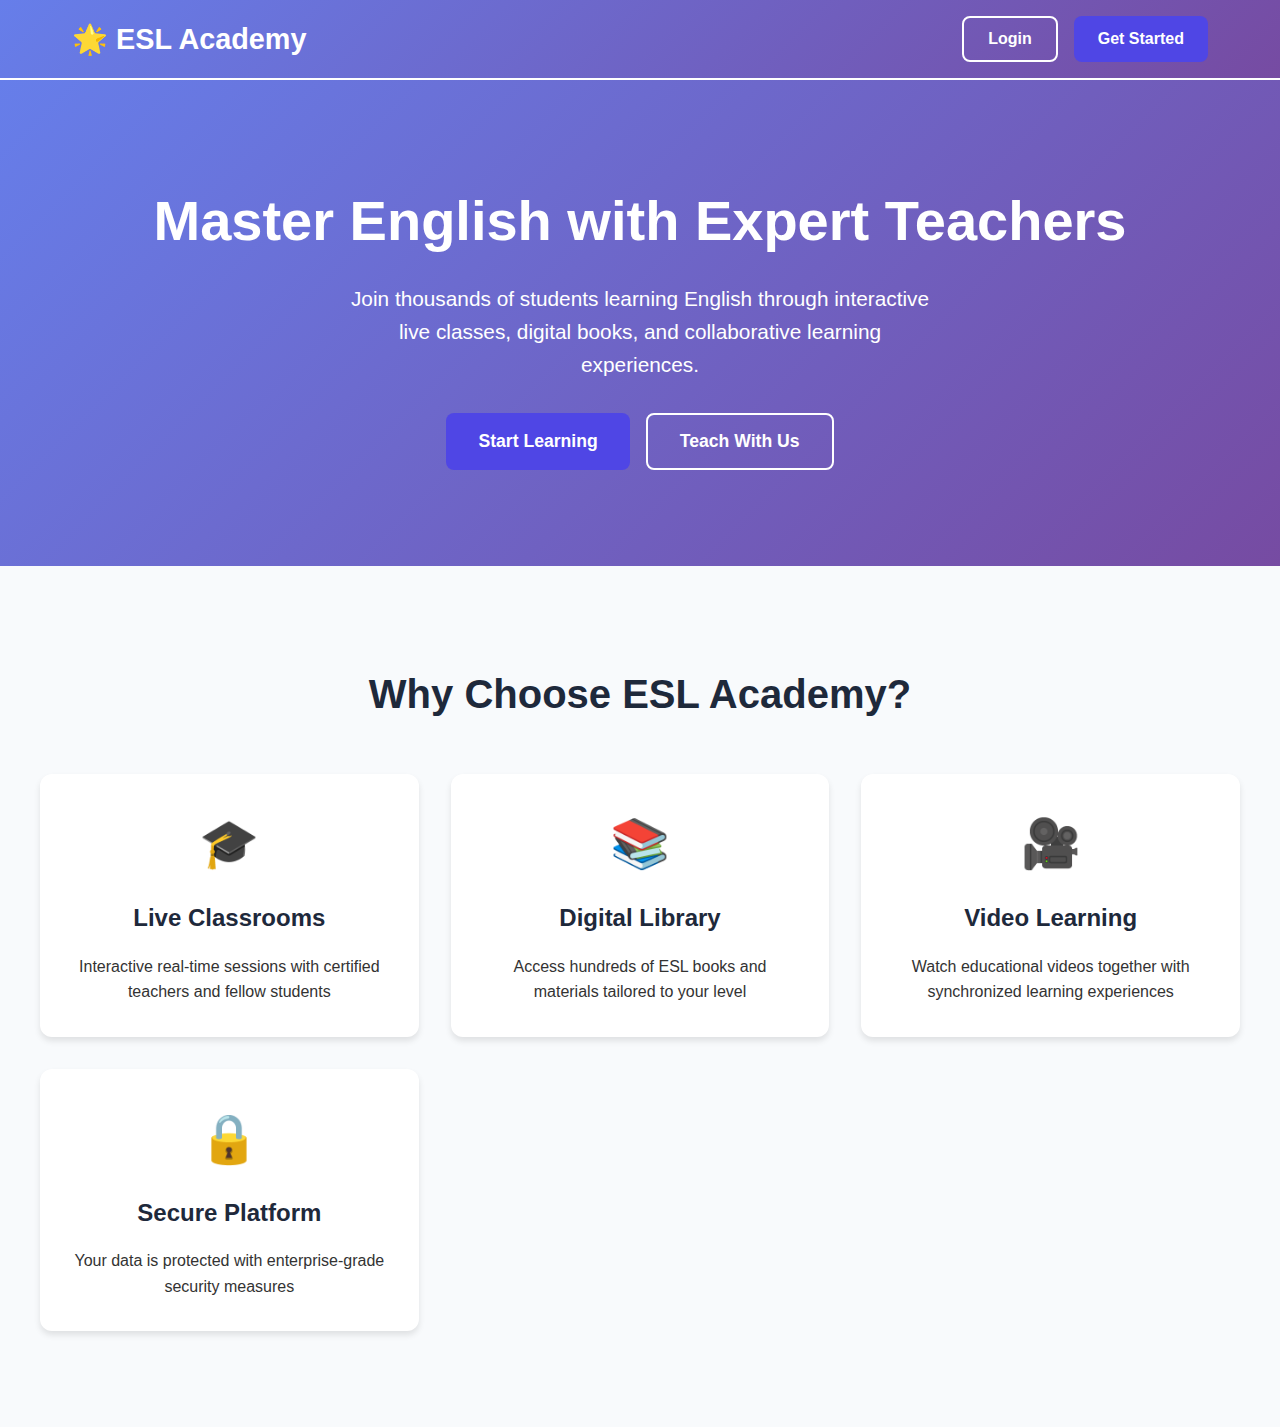
<file: static/index.html>
<!DOCTYPE html>
<html lang="en">
<head>
    <meta charset="UTF-8">
    <meta name="viewport" content="width=device-width, initial-scale=1.0">
    <title>ESL Learning Platform - Master English Together</title>
    <link rel="stylesheet" href="/static/style.css">
</head>
<body>
    <header class="header">
        <nav class="nav">
            <div class="nav-brand">
                <h1>🌟 ESL Academy</h1>
            </div>
            <div class="nav-links">
                <button class="btn btn-outline" onclick="showLogin()">Login</button>
                <button class="btn btn-primary" onclick="showRegister()">Get Started</button>
            </div>
        </nav>
    </header>

    <main class="main">
        <section class="hero">
            <div class="hero-content">
                <h1>Master English with Expert Teachers</h1>
                <p>Join thousands of students learning English through interactive live classes, digital books, and collaborative learning experiences.</p>
                <div class="hero-actions">
                    <button class="btn btn-large btn-primary" onclick="showRegister('student')">Start Learning</button>
                    <button class="btn btn-large btn-outline" onclick="showRegister('teacher')">Teach With Us</button>
                </div>
            </div>
        </section>

        <section class="features">
            <div class="container">
                <h2>Why Choose ESL Academy?</h2>
                <div class="features-grid">
                    <div class="feature-card">
                        <div class="feature-icon">🎓</div>
                        <h3>Live Classrooms</h3>
                        <p>Interactive real-time sessions with certified teachers and fellow students</p>
                    </div>
                    <div class="feature-card">
                        <div class="feature-icon">📚</div>
                        <h3>Digital Library</h3>
                        <p>Access hundreds of ESL books and materials tailored to your level</p>
                    </div>
                    <div class="feature-card">
                        <div class="feature-icon">🎥</div>
                        <h3>Video Learning</h3>
                        <p>Watch educational videos together with synchronized learning experiences</p>
                    </div>
                    <div class="feature-card">
                        <div class="feature-icon">🔒</div>
                        <h3>Secure Platform</h3>
                        <p>Your data is protected with enterprise-grade security measures</p>
                    </div>
                </div>
            </div>
        </section>
    </main>

    <!-- Login Modal -->
    <div id="loginModal" class="modal">
        <div class="modal-content">
            <span class="close" onclick="closeModal('loginModal')">&times;</span>
            <h2>Welcome Back!</h2>
            <form id="loginForm">
                <input type="email" id="loginEmail" placeholder="Email" required>
                <input type="password" id="loginPassword" placeholder="Password" required>
                <button type="submit" class="btn btn-primary btn-full">Login</button>
            </form>
            <p>Don't have an account? <a href="#" onclick="showRegister()">Sign up here</a></p>
        </div>
    </div>

    <!-- Register Modal -->
    <div id="registerModal" class="modal">
        <div class="modal-content">
            <span class="close" onclick="closeModal('registerModal')">&times;</span>
            <h2>Join ESL Academy</h2>
            <form id="registerForm">
                <select id="userType" required>
                    <option value="">I am a...</option>
                    <option value="student">Student</option>
                    <option value="teacher">Teacher</option>
                </select>
                <input type="text" id="firstName" placeholder="First Name" required>
                <input type="text" id="lastName" placeholder="Last Name" required>
                <input type="email" id="registerEmail" placeholder="Email" required>
                <input type="password" id="registerPassword" placeholder="Password (min 8 chars)" required>
                <button type="submit" class="btn btn-primary btn-full">Create Account</button>
            </form>
            <p>Already have an account? <a href="#" onclick="showLogin()">Login here</a></p>
        </div>
    </div>

    <script src="/static/app.js"></script>
</body>
</html>
</file>
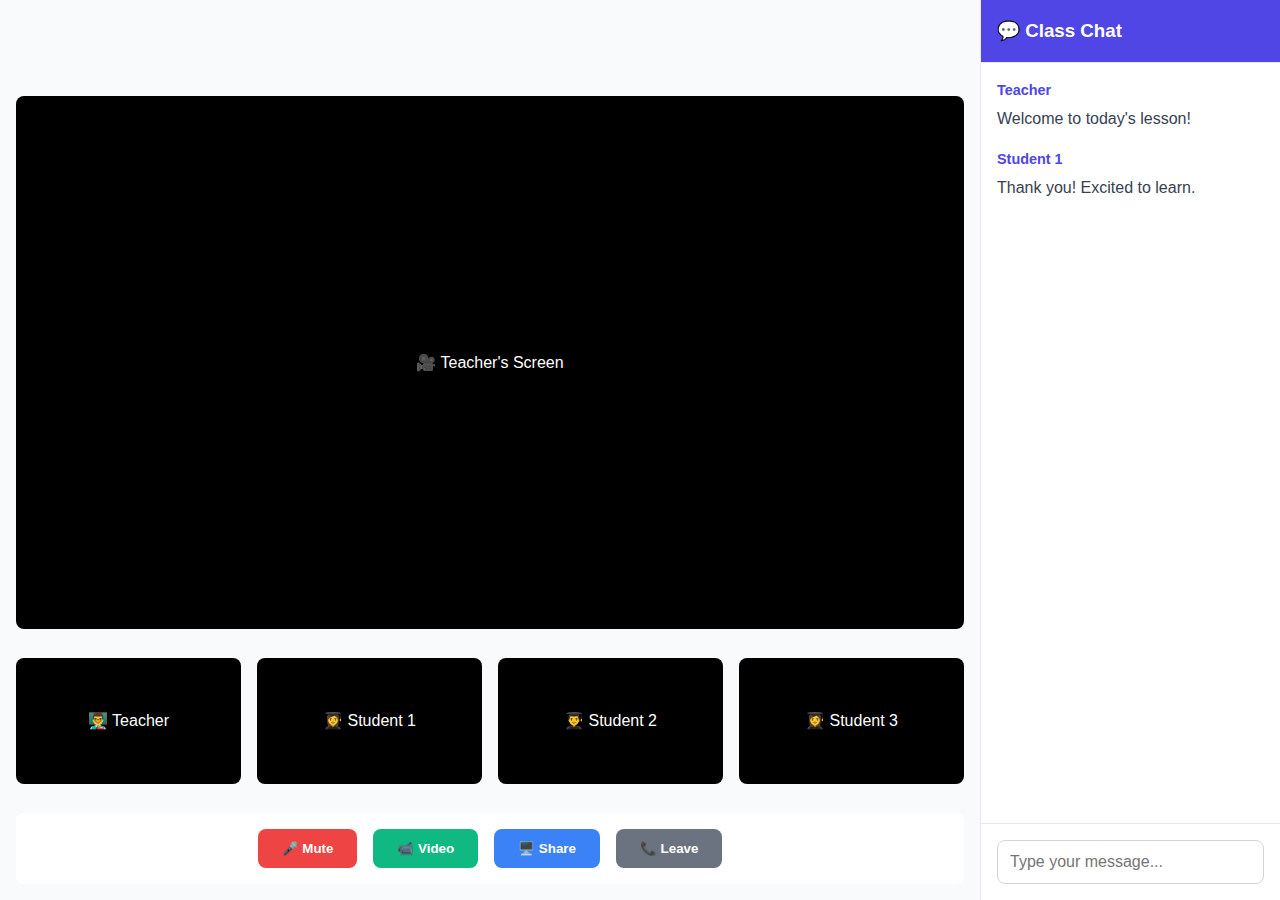
<file: static/classroom.html>
<!DOCTYPE html>
<html lang="en">
<head>
    <meta charset="UTF-8">
    <meta name="viewport" content="width=device-width, initial-scale=1.0">
    <title>Live Classroom - ESL Academy</title>
    <link rel="stylesheet" href="/static/style.css">
    <link rel="stylesheet" href="/static/dashboard.css">
    <style>
        .classroom-container {
            display: flex;
            height: 100vh;
            background: #f8fafc;
        }
        
        .video-section {
            flex: 1;
            display: flex;
            flex-direction: column;
            padding: 1rem;
        }
        
        .video-grid {
            display: grid;
            grid-template-columns: repeat(auto-fit, minmax(200px, 1fr));
            gap: 1rem;
            flex: 1;
            margin-bottom: 1rem;
        }
        
        .video-card {
            background: #000;
            border-radius: 8px;
            position: relative;
            aspect-ratio: 16/9;
            display: flex;
            align-items: center;
            justify-content: center;
            color: white;
        }
        
        .video-card.main {
            grid-column: 1 / -1;
            aspect-ratio: 16/9;
        }
        
        .controls {
            display: flex;
            justify-content: center;
            gap: 1rem;
            padding: 1rem;
            background: white;
            border-radius: 8px;
        }
        
        .control-btn {
            padding: 0.75rem 1.5rem;
            border: none;
            border-radius: 8px;
            cursor: pointer;
            font-weight: 600;
        }
        
        .control-btn.mute { background: #ef4444; color: white; }
        .control-btn.video { background: #10b981; color: white; }
        .control-btn.share { background: #3b82f6; color: white; }
        .control-btn.leave { background: #6b7280; color: white; }
        
        .chat-sidebar {
            width: 300px;
            background: white;
            border-left: 1px solid #e5e7eb;
            display: flex;
            flex-direction: column;
        }
        
        .chat-header {
            padding: 1rem;
            border-bottom: 1px solid #e5e7eb;
            background: #4f46e5;
            color: white;
        }
        
        .chat-messages {
            flex: 1;
            padding: 1rem;
            overflow-y: auto;
        }
        
        .message {
            margin-bottom: 1rem;
        }
        
        .message-sender {
            font-weight: 600;
            font-size: 0.9rem;
            color: #4f46e5;
        }
        
        .message-text {
            margin-top: 0.25rem;
            color: #374151;
        }
        
        .chat-input {
            padding: 1rem;
            border-top: 1px solid #e5e7eb;
        }
        
        .chat-input input {
            width: 100%;
            padding: 0.75rem;
            border: 1px solid #d1d5db;
            border-radius: 8px;
            font-size: 1rem;
        }
    </style>
</head>
<body>
    <div class="classroom-container">
        <div class="video-section">
            <div class="video-grid">
                <div class="video-card main">
                    <div>🎥 Teacher's Screen</div>
                </div>
                <div class="video-card">
                    <div>👨‍🏫 Teacher</div>
                </div>
                <div class="video-card">
                    <div>👩‍🎓 Student 1</div>
                </div>
                <div class="video-card">
                    <div>👨‍🎓 Student 2</div>
                </div>
                <div class="video-card">
                    <div>👩‍🎓 Student 3</div>
                </div>
            </div>
            
            <div class="controls">
                <button class="control-btn mute" onclick="toggleMute()">🎤 Mute</button>
                <button class="control-btn video" onclick="toggleVideo()">📹 Video</button>
                <button class="control-btn share" onclick="shareScreen()">🖥️ Share</button>
                <button class="control-btn leave" onclick="leaveClass()">📞 Leave</button>
            </div>
        </div>
        
        <div class="chat-sidebar">
            <div class="chat-header">
                <h3>💬 Class Chat</h3>
            </div>
            
            <div class="chat-messages" id="chatMessages">
                <div class="message">
                    <div class="message-sender">Teacher</div>
                    <div class="message-text">Welcome to today's lesson!</div>
                </div>
                <div class="message">
                    <div class="message-sender">Student 1</div>
                    <div class="message-text">Thank you! Excited to learn.</div>
                </div>
            </div>
            
            <div class="chat-input">
                <input type="text" id="messageInput" placeholder="Type your message..." onkeypress="handleEnter(event)">
            </div>
        </div>
    </div>

    <script>
        let ws;
        let isMuted = false;
        let isVideoOff = false;

        // Initialize WebSocket connection
        function initWebSocket() {
            const token = localStorage.getItem('authToken');
            const protocol = window.location.protocol === 'https:' ? 'wss:' : 'ws:';
            ws = new WebSocket(`${protocol}//${window.location.host}/ws?token=${token}&room=classroom`);
            
            ws.onmessage = function(event) {
                const message = JSON.parse(event.data);
                addMessageToChat(message.username, message.message);
            };
        }

        function toggleMute() {
            isMuted = !isMuted;
            const btn = document.querySelector('.control-btn.mute');
            btn.textContent = isMuted ? '🔇 Unmute' : '🎤 Mute';
            btn.style.background = isMuted ? '#ef4444' : '#10b981';
        }

        function toggleVideo() {
            isVideoOff = !isVideoOff;
            const btn = document.querySelector('.control-btn.video');
            btn.textContent = isVideoOff ? '📹 Start Video' : '📹 Stop Video';
            btn.style.background = isVideoOff ? '#ef4444' : '#10b981';
        }

        function shareScreen() {
            alert('Screen sharing feature coming soon!');
        }

        function leaveClass() {
            if (confirm('Are you sure you want to leave the classroom?')) {
                window.close();
            }
        }

        function handleEnter(event) {
            if (event.key === 'Enter') {
                sendMessage();
            }
        }

        function sendMessage() {
            const input = document.getElementById('messageInput');
            const message = input.value.trim();
            
            if (message && ws) {
                const currentUser = JSON.parse(localStorage.getItem('currentUser'));
                const chatMessage = {
                    user_id: currentUser.id,
                    username: currentUser.first_name,
                    message: message,
                    timestamp: new Date().toISOString()
                };
                
                ws.send(JSON.stringify(chatMessage));
                input.value = '';
            }
        }

        function addMessageToChat(sender, message) {
            const chatMessages = document.getElementById('chatMessages');
            const messageDiv = document.createElement('div');
            messageDiv.className = 'message';
            messageDiv.innerHTML = `
                <div class="message-sender">${sender}</div>
                <div class="message-text">${message}</div>
            `;
            chatMessages.appendChild(messageDiv);
            chatMessages.scrollTop = chatMessages.scrollHeight;
        }

        // Initialize when page loads
        document.addEventListener('DOMContentLoaded', function() {
            initWebSocket();
        });
    </script>
</body>
</html>
</file>
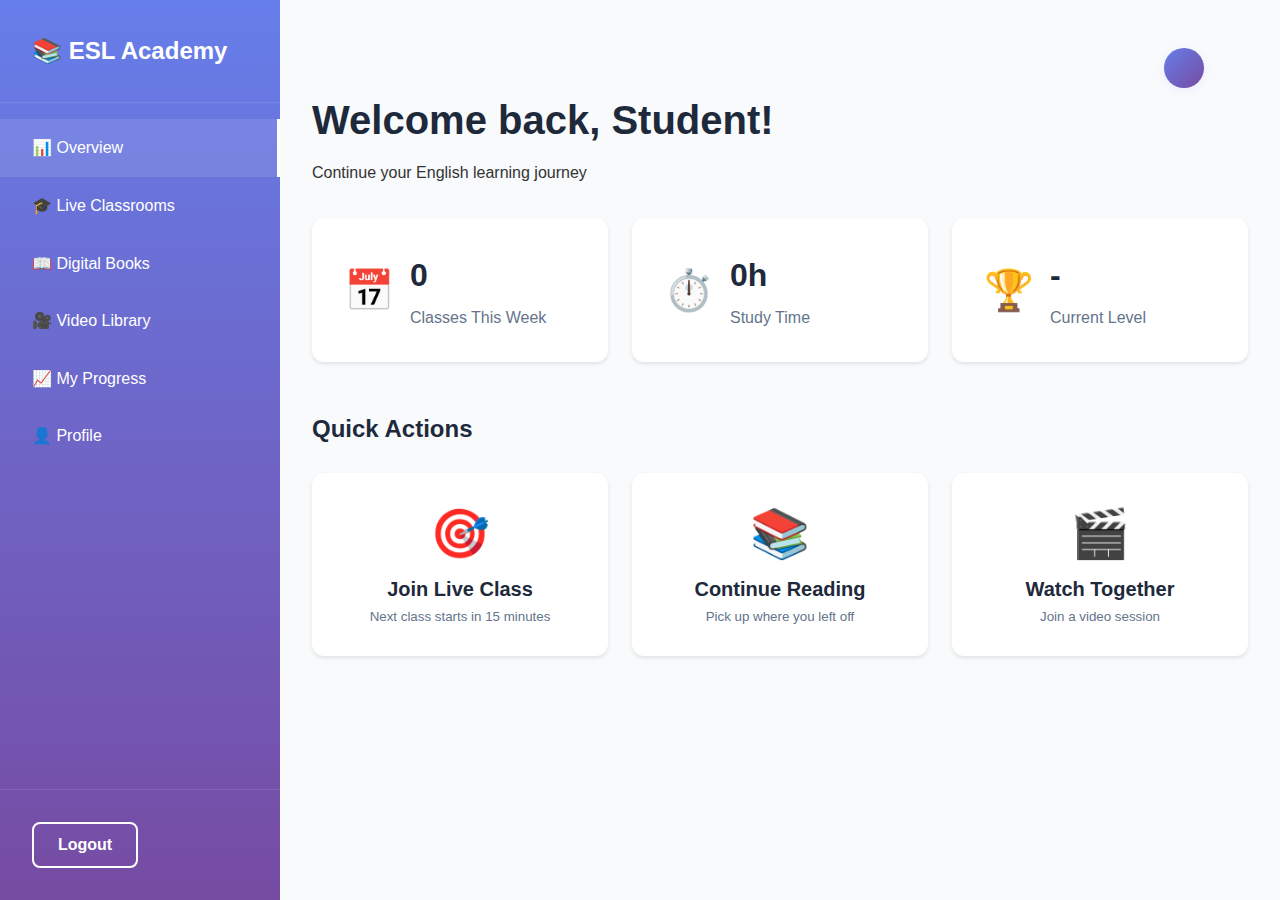
<file: static/student-dashboard.html>
<!DOCTYPE html>
<html lang="en">
<head>
    <meta charset="UTF-8">
    <meta name="viewport" content="width=device-width, initial-scale=1.0">
    <title>Student Dashboard - ESL Academy</title>
    <link rel="stylesheet" href="/static/style.css">
    <link rel="stylesheet" href="/static/dashboard.css">
</head>
<body>
    <!-- Mobile Topbar (visible only on mobile) -->
    <div class="mobile-topbar">
        <button class="sidebar-toggle-btn" id="sidebarToggleBtn" aria-label="Open menu">
            &#9776;
        </button>
        <span class="mobile-title">ESL Academy</span>
        <div class="theme-switcher">
            <label class="switch">
                <input type="checkbox" id="themeToggle" onchange="toggleTheme()">
                <span class="slider"></span>
            </label>
            <span id="themeLabel">🌙</span>
        </div>
    </div>
    <div class="sidebar-backdrop" id="sidebarBackdrop"></div>
    <div class="dashboard">
        <aside class="sidebar" id="sidebar">
            <div class="sidebar-header">
                <h2>📚 ESL Academy</h2>
            </div>
            <nav class="sidebar-nav">
                <a href="#overview" class="nav-item active">📊 Overview</a>
                <a href="#classrooms" class="nav-item">🎓 Live Classrooms</a>
                <a href="#books" class="nav-item">📖 Digital Books</a>
                <a href="#videos" class="nav-item">🎥 Video Library</a>
                <a href="#progress" class="nav-item">📈 My Progress</a>
                <a href="#profile" class="nav-item">👤 Profile</a>
            </nav>
            <div class="sidebar-footer">
                <button class="btn btn-outline" onclick="logout()">Logout</button>
            </div>
        </aside>

        <main class="main-content">
            <div class="dashboard-header">
                <div></div>
                <div class="profile-menu" id="profileMenu">
                    <div class="avatar" id="profileAvatar"></div>
                    <span id="profileName"></span>
                    <div class="dropdown" id="profileDropdown">
                        <button onclick="openProfile()">Profile</button>
                        <button onclick="logout()">Logout</button>
                    </div>
                </div>
            </div>
            <header class="content-header">
                <h1>Welcome back, <span id="userName">Student</span>!</h1>
                <p>Continue your English learning journey</p>
            </header>

            <section id="overview" class="content-section active">
                <div class="stats-grid">
                    <div class="stat-card">
                        <div class="stat-icon">📅</div>
                        <div class="stat-info">
                            <h3 id="statClassesThisWeek">0</h3>
                            <p>Classes This Week</p>
                        </div>
                    </div>
                    <div class="stat-card">
                        <div class="stat-icon">⏱️</div>
                        <div class="stat-info">
                            <h3 id="statStudyTime">0h</h3>
                            <p>Study Time</p>
                        </div>
                    </div>
                    <div class="stat-card">
                        <div class="stat-icon">🏆</div>
                        <div class="stat-info">
                            <h3 id="statCurrentLevel">-</h3>
                            <p>Current Level</p>
                        </div>
                    </div>
                </div>

                <div class="quick-actions">
                    <h2>Quick Actions</h2>
                    <div class="action-grid">
                        <button class="action-card" onclick="joinLiveClass()">
                            <div class="action-icon">🎯</div>
                            <h3>Join Live Class</h3>
                            <p>Next class starts in 15 minutes</p>
                        </button>
                        <button class="action-card" onclick="openBooks()">
                            <div class="action-icon">📚</div>
                            <h3>Continue Reading</h3>
                            <p>Pick up where you left off</p>
                        </button>
                        <button class="action-card" onclick="watchVideos()">
                            <div class="action-icon">🎬</div>
                            <h3>Watch Together</h3>
                            <p>Join a video session</p>
                        </button>
                    </div>
                </div>
            </section>

            <section id="classrooms" class="content-section">
                <h2>Live Classrooms</h2>
                <div class="classroom-list" id="studentClassroomList">
                    <div style="color:#64748b;">No live or upcoming classrooms. Join a class to get started.</div>
                </div>
            </section>
        </main>
    </div>

    <script src="/static/dashboard.js"></script>
</body>
</html>
</file>
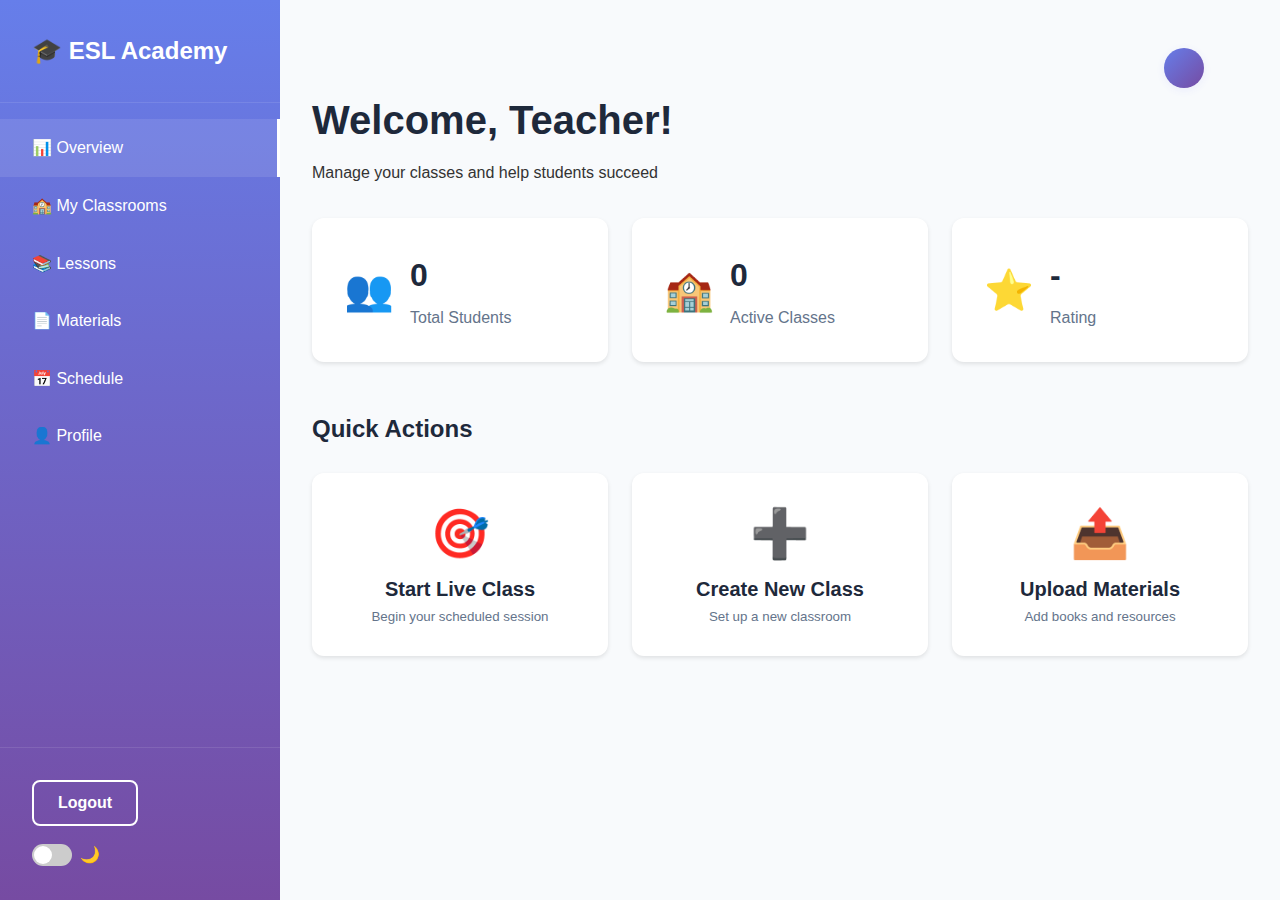
<file: static/teacher-dashboard.html>
<!DOCTYPE html>
<html lang="en">
<head>
    <meta charset="UTF-8">
    <meta name="viewport" content="width=device-width, initial-scale=1.0">
    <title>Teacher Dashboard - ESL Academy</title>
    <link rel="stylesheet" href="/static/style.css">
    <link rel="stylesheet" href="/static/dashboard.css">
</head>
<body>
    <!-- Mobile Topbar (visible only on mobile) -->
    <div class="mobile-topbar">
        <button class="sidebar-toggle-btn" id="sidebarToggleBtn" aria-label="Open menu">
            &#9776;
        </button>
        <span class="mobile-title">ESL Academy</span>
        <div class="theme-switcher">
            <label class="switch">
                <input type="checkbox" id="themeToggle" onchange="toggleTheme()">
                <span class="slider"></span>
            </label>
            <span id="themeLabel">🌙</span>
        </div>
    </div>
    <div class="sidebar-backdrop" id="sidebarBackdrop"></div>
    <div class="dashboard">
        <aside class="sidebar" id="sidebar">
            <div class="sidebar-header">
                <h2>🎓 ESL Academy</h2>
            </div>
            <nav class="sidebar-nav">
                <a href="#overview" class="nav-item active">📊 Overview</a>
                <a href="#classrooms" class="nav-item">🏫 My Classrooms</a>
                <a href="#lessons" class="nav-item">📚 Lessons</a>
                <a href="#materials" class="nav-item">📄 Materials</a>
                <a href="#schedule" class="nav-item">📅 Schedule</a>
                <a href="#profile" class="nav-item">👤 Profile</a>
            </nav>
            <div class="sidebar-footer">
                <button class="btn btn-outline" onclick="logout()">Logout</button>
                <!-- Hide theme-switcher in sidebar on mobile, keep for desktop -->
                <div class="theme-switcher" style="display:none;" id="sidebarThemeSwitcher">
                    <label class="switch">
                        <input type="checkbox" id="themeToggleSidebar" onchange="toggleTheme()">
                        <span class="slider"></span>
                    </label>
                    <span id="themeLabelSidebar">🌙</span>
                </div>
            </div>
        </aside>

        <main class="main-content">
            <div class="dashboard-header">
                <div></div>
                <div class="profile-menu" id="profileMenu">
                    <div class="avatar" id="profileAvatar"></div>
                    <span id="profileName"></span>
                    <div class="dropdown" id="profileDropdown">
                        <button onclick="openProfile()">Profile</button>
                        <button onclick="logout()">Logout</button>
                    </div>
                </div>
            </div>
            <header class="content-header">
                <h1>Welcome, <span id="teacherName">Teacher</span>!</h1>
                <p>Manage your classes and help students succeed</p>
            </header>

            <section id="overview" class="content-section active">
                <div class="stats-grid">
                    <div class="stat-card">
                        <div class="stat-icon">👥</div>
                        <div class="stat-info">
                            <h3 id="statTotalStudents">0</h3>
                            <p>Total Students</p>
                        </div>
                    </div>
                    <div class="stat-card">
                        <div class="stat-icon">🏫</div>
                        <div class="stat-info">
                            <h3 id="statActiveClasses">0</h3>
                            <p>Active Classes</p>
                        </div>
                    </div>
                    <div class="stat-card">
                        <div class="stat-icon">⭐</div>
                        <div class="stat-info">
                            <h3 id="statRating">-</h3>
                            <p>Rating</p>
                        </div>
                    </div>
                </div>

                <div class="quick-actions">
                    <h2>Quick Actions</h2>
                    <div class="action-grid">
                        <button class="action-card" onclick="startClass()">
                            <div class="action-icon">🎯</div>
                            <h3>Start Live Class</h3>
                            <p>Begin your scheduled session</p>
                        </button>
                        <button class="action-card" onclick="openCreateClassModal()">
                            <div class="action-icon">➕</div>
                            <h3>Create New Class</h3>
                            <p>Set up a new classroom</p>
                        </button>
                        <button class="action-card" onclick="openUploadMaterialModal()">
                            <div class="action-icon">📤</div>
                            <h3>Upload Materials</h3>
                            <p>Add books and resources</p>
                        </button>
                    </div>
                </div>
            </section>

            <section id="classrooms" class="content-section">
                <h2>My Classrooms</h2>
                <div class="classroom-list" id="teacherClassroomList">
                    <!-- Classroom cards will be rendered here -->
                </div>
            </section>

            <section id="lessons" class="content-section">
                <div class="lessons-header">
                    <h2>Lesson Plans & Schedules</h2>
                    <button class="btn btn-primary" onclick="openCreateLessonModal()">+ Schedule Lesson</button>
                </div>
                <div class="lesson-list" id="teacherLessonList">
                    <!-- Lessons will be rendered here -->
                </div>
            </section>

            <section id="materials" class="content-section">
                <h2>Materials</h2>
                <div class="material-list" id="teacherMaterialList">
                    <!-- Uploaded materials will be rendered here -->
                </div>
            </section>

            <section id="schedule" class="content-section">
                <h2>Upcoming Lessons</h2>
                <div class="schedule-list" id="teacherScheduleList">
                    <!-- Upcoming lessons will be rendered here -->
                </div>
            </section>
        </main>
    </div>

    <!-- Create Class Modal -->
    <div id="createClassModal" class="modal" style="display:none;">
        <div class="modal-content">
            <span class="close" onclick="closeCreateClassModal()">&times;</span>
            <h2>Create New Class</h2>
            <form id="createClassForm">
                <input type="text" id="className" placeholder="Class Name" required>
                <textarea id="classDescription" placeholder="Description" required></textarea>
                <button type="submit" class="btn btn-primary btn-full">Create Class</button>
            </form>
        </div>
    </div>

    <!-- Upload Material Modal -->
    <div id="uploadMaterialModal" class="modal" style="display:none;">
        <div class="modal-content">
            <span class="close" onclick="closeUploadMaterialModal()">&times;</span>
            <h2>Upload Material</h2>
            <form id="uploadMaterialForm" enctype="multipart/form-data">
                <input type="text" id="materialTitle" placeholder="Title" required>
                <input type="text" id="materialAuthor" placeholder="Author" required>
                <textarea id="materialDescription" placeholder="Description" required></textarea>
                <input type="text" id="materialLevel" placeholder="Level (e.g. Beginner, Intermediate)" required>
                <input type="url" id="materialPdfUrl" placeholder="PDF URL" required>
                <!-- For demo: use URL; for real file upload, use <input type="file"> and backend support -->
                <button type="submit" class="btn btn-primary btn-full">Upload</button>
            </form>
        </div>
    </div>

    <!-- Create Lesson Modal -->
    <div id="createLessonModal" class="modal" style="display:none;">
        <div class="modal-content">
            <span class="close" onclick="closeCreateLessonModal()">&times;</span>
            <h2>Schedule New Lesson</h2>
            <form id="createLessonForm">
                <input type="text" id="lessonTitle" placeholder="Lesson Title" required>
                <textarea id="lessonDescription" placeholder="Description" required></textarea>
                <select id="lessonClassroom" required>
                    <option value="">Select Classroom</option>
                    <!-- Populated dynamically -->
                </select>
                <input type="datetime-local" id="lessonDateTime" required>
                <button type="submit" class="btn btn-primary btn-full">Schedule Lesson</button>
            </form>
        </div>
    </div>

    <script src="/static/dashboard.js"></script>
</body>
</html>
</file>
<file: static/style.css>
* {
    margin: 0;
    padding: 0;
    box-sizing: border-box;
}

body {
    font-family: 'Segoe UI', Tahoma, Geneva, Verdana, sans-serif;
    line-height: 1.6;
    color: #333;
}

.header {
    background: linear-gradient(135deg, #667eea 0%, #764ba2 100%);
    color: white;
    padding: 1rem 0;
    position: fixed;
    width: 100%;
    top: 0;
    z-index: 1000;
}

.nav {
    display: flex;
    justify-content: space-between;
    align-items: center;
    max-width: 1200px;
    margin: 0 auto;
    padding: 0 2rem;
}

.nav-brand h1 {
    font-size: 1.8rem;
    font-weight: 700;
}

.nav-links {
    display: flex;
    gap: 1rem;
}

.btn {
    padding: 0.75rem 1.5rem;
    border: none;
    border-radius: 8px;
    font-size: 1rem;
    font-weight: 600;
    cursor: pointer;
    transition: all 0.3s ease;
    text-decoration: none;
    display: inline-block;
}

.btn-primary {
    background: #4f46e5;
    color: white;
}

.btn-primary:hover {
    background: #4338ca;
    transform: translateY(-2px);
}

.btn-outline {
    background: transparent;
    color: white;
    border: 2px solid white;
}

.btn-outline:hover {
    background: white;
    color: #4f46e5;
}

.btn-large {
    padding: 1rem 2rem;
    font-size: 1.1rem;
}

.btn-full {
    width: 100%;
}

.main {
    margin-top: 80px;
}

.hero {
    background: linear-gradient(135deg, #667eea 0%, #764ba2 100%);
    color: white;
    padding: 6rem 2rem;
    text-align: center;
}

.hero-content h1 {
    font-size: 3.5rem;
    margin-bottom: 1rem;
    font-weight: 800;
}

.hero-content p {
    font-size: 1.3rem;
    margin-bottom: 2rem;
    max-width: 600px;
    margin-left: auto;
    margin-right: auto;
}

.hero-actions {
    display: flex;
    gap: 1rem;
    justify-content: center;
    flex-wrap: wrap;
}

.features {
    padding: 6rem 2rem;
    background: #f8fafc;
}

.container {
    max-width: 1200px;
    margin: 0 auto;
}

.features h2 {
    text-align: center;
    font-size: 2.5rem;
    margin-bottom: 3rem;
    color: #1e293b;
}

.features-grid {
    display: grid;
    grid-template-columns: repeat(auto-fit, minmax(280px, 1fr));
    gap: 2rem;
}

.feature-card {
    background: white;
    padding: 2rem;
    border-radius: 12px;
    text-align: center;
    box-shadow: 0 4px 6px rgba(0, 0, 0, 0.1);
    transition: transform 0.3s ease;
}

.feature-card:hover {
    transform: translateY(-5px);
}

.feature-icon {
    font-size: 3rem;
    margin-bottom: 1rem;
}

.feature-card h3 {
    font-size: 1.5rem;
    margin-bottom: 1rem;
    color: #1e293b;
}

.modal {
    display: none;
    position: fixed;
    z-index: 1001;
    left: 0;
    top: 0;
    width: 100%;
    height: 100%;
    background-color: rgba(0, 0, 0, 0.5);
}

.modal-content {
    background-color: white;
    margin: 5% auto;
    padding: 2rem;
    border-radius: 12px;
    width: 90%;
    max-width: 400px;
    position: relative;
}

.close {
    position: absolute;
    right: 1rem;
    top: 1rem;
    font-size: 2rem;
    cursor: pointer;
    color: #666;
}

.close:hover {
    color: #000;
}

.modal-content h2 {
    margin-bottom: 1.5rem;
    text-align: center;
    color: #1e293b;
}

.modal-content form {
    display: flex;
    flex-direction: column;
    gap: 1rem;
}

.modal-content input,
.modal-content select {
    padding: 0.75rem;
    border: 2px solid #e2e8f0;
    border-radius: 8px;
    font-size: 1rem;
}

.modal-content input:focus,
.modal-content select:focus {
    outline: none;
    border-color: #4f46e5;
}

.modal-content p {
    text-align: center;
    margin-top: 1rem;
}

.modal-content a {
    color: #4f46e5;
    text-decoration: none;
}

.modal-content a:hover {
    text-decoration: underline;
}

@media (max-width: 768px) {
    .hero-content h1 {
        font-size: 2.5rem;
    }
    
    .hero-actions {
        flex-direction: column;
        align-items: center;
    }
    
    .nav-links {
        flex-direction: column;
        gap: 0.5rem;
    }
}
</file>
<file: static/dashboard.css>
.dashboard {
    display: flex;
    min-height: 100vh;
    background: #f8fafc;
}

.sidebar {
    width: 280px;
    background: linear-gradient(180deg, #667eea 0%, #764ba2 100%);
    color: white;
    display: flex;
    flex-direction: column;
}

.sidebar-header {
    padding: 2rem;
    border-bottom: 1px solid rgba(255, 255, 255, 0.1);
}

.sidebar-nav {
    flex: 1;
    padding: 1rem 0;
}

.nav-item {
    display: block;
    padding: 1rem 2rem;
    color: white;
    text-decoration: none;
    transition: background 0.3s ease;
}

.nav-item:hover,
.nav-item.active {
    background: rgba(255, 255, 255, 0.1);
    border-right: 3px solid white;
}

.sidebar-footer {
    padding: 2rem;
    border-top: 1px solid rgba(255, 255, 255, 0.1);
}

.main-content {
    flex: 1;
    padding: 2rem;
    overflow-y: auto;
}

.content-header {
    margin-bottom: 2rem;
}

.content-header h1 {
    font-size: 2.5rem;
    color: #1e293b;
    margin-bottom: 0.5rem;
}

.content-section {
    display: none;
}

.content-section.active {
    display: block;
}

.stats-grid {
    display: grid;
    grid-template-columns: repeat(auto-fit, minmax(200px, 1fr));
    gap: 1.5rem;
    margin-bottom: 3rem;
}

.stat-card {
    background: white;
    padding: 2rem;
    border-radius: 12px;
    display: flex;
    align-items: center;
    gap: 1rem;
    box-shadow: 0 2px 4px rgba(0, 0, 0, 0.1);
}

.stat-icon {
    font-size: 2.5rem;
}

.stat-info h3 {
    font-size: 2rem;
    font-weight: 700;
    color: #1e293b;
    margin-bottom: 0.25rem;
}

.stat-info p {
    color: #64748b;
}

.quick-actions h2 {
    margin-bottom: 1.5rem;
    color: #1e293b;
}

.action-grid {
    display: grid;
    grid-template-columns: repeat(auto-fit, minmax(280px, 1fr));
    gap: 1.5rem;
}

.action-card {
    background: white;
    padding: 2rem;
    border-radius: 12px;
    border: none;
    text-align: center;
    cursor: pointer;
    transition: all 0.3s ease;
    box-shadow: 0 2px 4px rgba(0, 0, 0, 0.1);
}

.action-card:hover {
    transform: translateY(-3px);
    box-shadow: 0 4px 12px rgba(0, 0, 0, 0.15);
}

.action-icon {
    font-size: 3rem;
    margin-bottom: 1rem;
}

.action-card h3 {
    font-size: 1.25rem;
    color: #1e293b;
    margin-bottom: 0.5rem;
}

.action-card p {
    color: #64748b;
}

.classroom-list {
    display: grid;
    gap: 1.5rem;
}

.classroom-card {
    background: white;
    padding: 2rem;
    border-radius: 12px;
    box-shadow: 0 2px 4px rgba(0, 0, 0, 0.1);
    position: relative;
}

.classroom-status {
    position: absolute;
    top: 1rem;
    right: 1rem;
    padding: 0.5rem 1rem;
    border-radius: 20px;
    font-size: 0.8rem;
    font-weight: 600;
}

.classroom-card.live .classroom-status {
    background: #ef4444;
    color: white;
}

.classroom-card.upcoming .classroom-status {
    background: #f59e0b;
    color: white;
}

.classroom-card h3 {
    font-size: 1.5rem;
    color: #1e293b;
    margin-bottom: 1rem;
}

.classroom-card p {
    color: #64748b;
    margin-bottom: 0.5rem;
}

.classroom-actions {
    margin-top: 1.5rem;
    display: flex;
    gap: 1rem;
}

/* Modern dashboard header and profile menu */
.dashboard-header {
    display: flex;
    justify-content: flex-end;
    align-items: center;
    padding: 1rem 2rem 0 2rem;
    background: transparent;
    position: relative;
}

.profile-menu {
    position: relative;
    display: flex;
    align-items: center;
    cursor: pointer;
    gap: 0.75rem;
}

.avatar {
    width: 40px;
    height: 40px;
    background: linear-gradient(135deg, #667eea 0%, #764ba2 100%);
    color: white;
    border-radius: 50%;
    display: flex;
    align-items: center;
    justify-content: center;
    font-weight: 700;
    font-size: 1.2rem;
    box-shadow: 0 2px 8px rgba(76, 81, 255, 0.08);
    user-select: none;
}

#profileName {
    font-weight: 600;
    color: #1e293b;
}

.dropdown {
    display: none;
    position: absolute;
    top: 48px;
    right: 0;
    background: white;
    border-radius: 8px;
    box-shadow: 0 4px 16px rgba(0,0,0,0.12);
    min-width: 140px;
    z-index: 10;
    flex-direction: column;
    padding: 0.5rem 0;
}

.dropdown button {
    background: none;
    border: none;
    width: 100%;
    text-align: left;
    padding: 0.75rem 1.5rem;
    font-size: 1rem;
    color: #374151;
    cursor: pointer;
    transition: background 0.2s;
}

.dropdown button:hover {
    background: #f3f4f6;
}

.profile-menu.open .dropdown {
    display: flex;
}

.theme-switcher {
    display: flex;
    align-items: center;
    gap: 0.5rem;
    margin-top: 1rem;
}
.switch {
    position: relative;
    display: inline-block;
    width: 40px;
    height: 22px;
}
.switch input { opacity: 0; width: 0; height: 0; }
.slider {
    position: absolute;
    cursor: pointer;
    top: 0; left: 0; right: 0; bottom: 0;
    background-color: #ccc;
    border-radius: 22px;
    transition: .4s;
}
.slider:before {
    position: absolute;
    content: "";
    height: 18px; width: 18px;
    left: 2px; bottom: 2px;
    background-color: white;
    border-radius: 50%;
    transition: .4s;
}
input:checked + .slider {
    background-color: #4f46e5;
}
input:checked + .slider:before {
    transform: translateX(18px);
}

.lessons-header {
    display: flex;
    justify-content: space-between;
    align-items: center;
    margin-bottom: 1.5rem;
}
.lesson-list, .schedule-list {
    display: grid;
    gap: 1.5rem;
}
.lesson-card, .schedule-card {
    background: white;
    padding: 2rem;
    border-radius: 12px;
    box-shadow: 0 2px 4px rgba(0,0,0,0.08);
}
.lesson-card h4, .schedule-card h4 {
    font-size: 1.2rem;
    color: #4f46e5;
    margin-bottom: 0.5rem;
}
.lesson-actions {
    margin-top: 1rem;
    display: flex;
    gap: 1rem;
}

/* Dark theme */
body.dark-theme {
    background: #18181b;
    color: #e5e7eb;
}
body.dark-theme .dashboard,
body.dark-theme .main-content,
body.dark-theme .sidebar,
body.dark-theme .modal-content {
    background: #18181b !important;
    color: #e5e7eb !important;
}
body.dark-theme .stat-card,
body.dark-theme .action-card,
body.dark-theme .classroom-card,
body.dark-theme .lesson-card,
body.dark-theme .schedule-card,
body.dark-theme .material-card {
    background: #232336 !important;
    color: #e5e7eb !important;
    box-shadow: 0 2px 8px rgba(0,0,0,0.25);
}
body.dark-theme .sidebar {
    background: linear-gradient(180deg, #232336 0%, #4f46e5 100%);
}
body.dark-theme .sidebar-nav .nav-item {
    color: #e5e7eb;
}
body.dark-theme .sidebar-nav .nav-item.active,
body.dark-theme .sidebar-nav .nav-item:hover {
    background: rgba(255,255,255,0.08);
    border-right: 3px solid #fff;
}
body.dark-theme .btn,
body.dark-theme .btn-outline,
body.dark-theme .btn-primary {
    color: #fff;
    background: #4f46e5;
    border: none;
}
body.dark-theme .btn-outline {
    background: transparent;
    border: 2px solid #fff;
}
body.dark-theme .btn-outline:hover {
    background: #fff;
    color: #4f46e5;
}
body.dark-theme .modal-content {
    background: #232336;
    color: #e5e7eb;
}
body.dark-theme .dropdown {
    background: #232336;
    color: #e5e7eb;
}
body.dark-theme .dropdown button:hover {
    background: #37376b;
}

/* --- MOBILE SIDEBAR SLIDE-IN --- */
@media (max-width: 900px) {
    .dashboard {
        flex-direction: column;
        /* Remove any background or margin that would reserve space for sidebar */
        background: var(--mobile-bg, #f8fafc);
    }
    .sidebar {
        position: fixed;
        top: 0;
        left: -100vw; /* Fully off-screen when hidden */
        width: 80vw;
        max-width: 320px;
        min-width: 220px;
        height: 100vh;
        z-index: 100;
        transition: left 0.3s cubic-bezier(.4,0,.2,1);
        box-shadow: 2px 0 16px rgba(0,0,0,0.12);
        border-radius: 0 18px 18px 0;
        padding-top: 64px; /* space for sticky topbar */
    }
    .sidebar.open {
        left: 0;
    }
    .main-content {
        padding: 1rem 0.5rem 2.5rem 0.5rem;
        margin-top: 64px; /* space for sticky topbar */
        /* Remove any margin-left or left offset that would reserve space for sidebar */
    }
    .sidebar-backdrop {
        display: none;
        position: fixed;
        z-index: 99;
        top: 0; left: 0; right: 0; bottom: 0;
        background: rgba(0,0,0,0.25);
    }
    .sidebar-backdrop.active {
        display: block;
    }
    .sidebar-toggle-btn {
        display: flex;
        position: fixed;
        top: 12px;
        left: 16px;
        z-index: 110;
        background: #667eea;
        color: #fff;
        border: none;
        border-radius: 50%;
        width: 44px;
        height: 44px;
        align-items: center;
        justify-content: center;
        font-size: 2rem;
        box-shadow: 0 2px 8px rgba(76, 81, 255, 0.12);
        cursor: pointer;
        transition: background 0.2s;
    }
    .sidebar-toggle-btn:active {
        background: #4f46e5;
    }

    /* Sticky topbar for menu and theme toggle */
    .mobile-topbar {
        position: fixed;
        top: 0;
        left: 0;
        width: 100vw;
        height: 64px;
        background: linear-gradient(90deg, #667eea 0%, #764ba2 100%);
        display: flex;
        align-items: center;
        justify-content: space-between;
        z-index: 120;
        padding: 0 1rem;
        box-shadow: 0 2px 8px rgba(76, 81, 255, 0.10);
    }
    .mobile-topbar .mobile-title {
        color: #fff;
        font-size: 1.25rem;
        font-weight: 700;
        letter-spacing: 0.02em;
        margin-left: 12px;
        flex: 1;
    }
    .mobile-topbar .theme-switcher {
        margin: 0;
        gap: 0.25rem;
    }
    .mobile-topbar .switch {
        width: 36px;
        height: 20px;
    }
    .mobile-topbar #themeLabel {
        font-size: 1.2rem;
        color: #fff;
    }

    /* Make quick actions/cards more touch-friendly */
    .action-card {
        padding: 1.25rem;
        font-size: 1rem;
        border-radius: 16px;
        min-height: 120px;
        box-shadow: 0 2px 8px rgba(76, 81, 255, 0.08);
    }
    .action-icon {
        font-size: 2.2rem;
        margin-bottom: 0.5rem;
    }
    .stats-grid {
        gap: 1rem;
    }
    .stat-card {
        padding: 1.25rem;
        border-radius: 14px;
    }
    .stat-icon {
        font-size: 2rem;
    }
    .stat-info h3 {
        font-size: 1.3rem;
    }
    .content-header h1 {
        font-size: 1.5rem;
    }
    .content-header p {
        font-size: 1rem;
    }
    .lessons-header {
        flex-direction: column;
        align-items: flex-start;
    }
}

/* --- DESKTOP FIXES --- */
@media (min-width: 901px) {
    .dashboard {
        flex-direction: row;
        background: #f8fafc;
    }
    .sidebar {
        position: relative;
        left: 0;
        width: 280px;
        min-width: 220px;
        max-width: 320px;
        height: auto;
        border-radius: 0;
        box-shadow: none;
        padding-top: 0;
    }
    .main-content {
        padding: 2rem;
        margin-top: 0;
    }
    .sidebar-backdrop,
    .sidebar-toggle-btn,
    .mobile-topbar {
        display: none !important;
    }
    /* Show theme switcher in sidebar footer on desktop */
    #sidebarThemeSwitcher {
        display: flex !important;
        margin-top: 1rem;
    }
}
</file>
